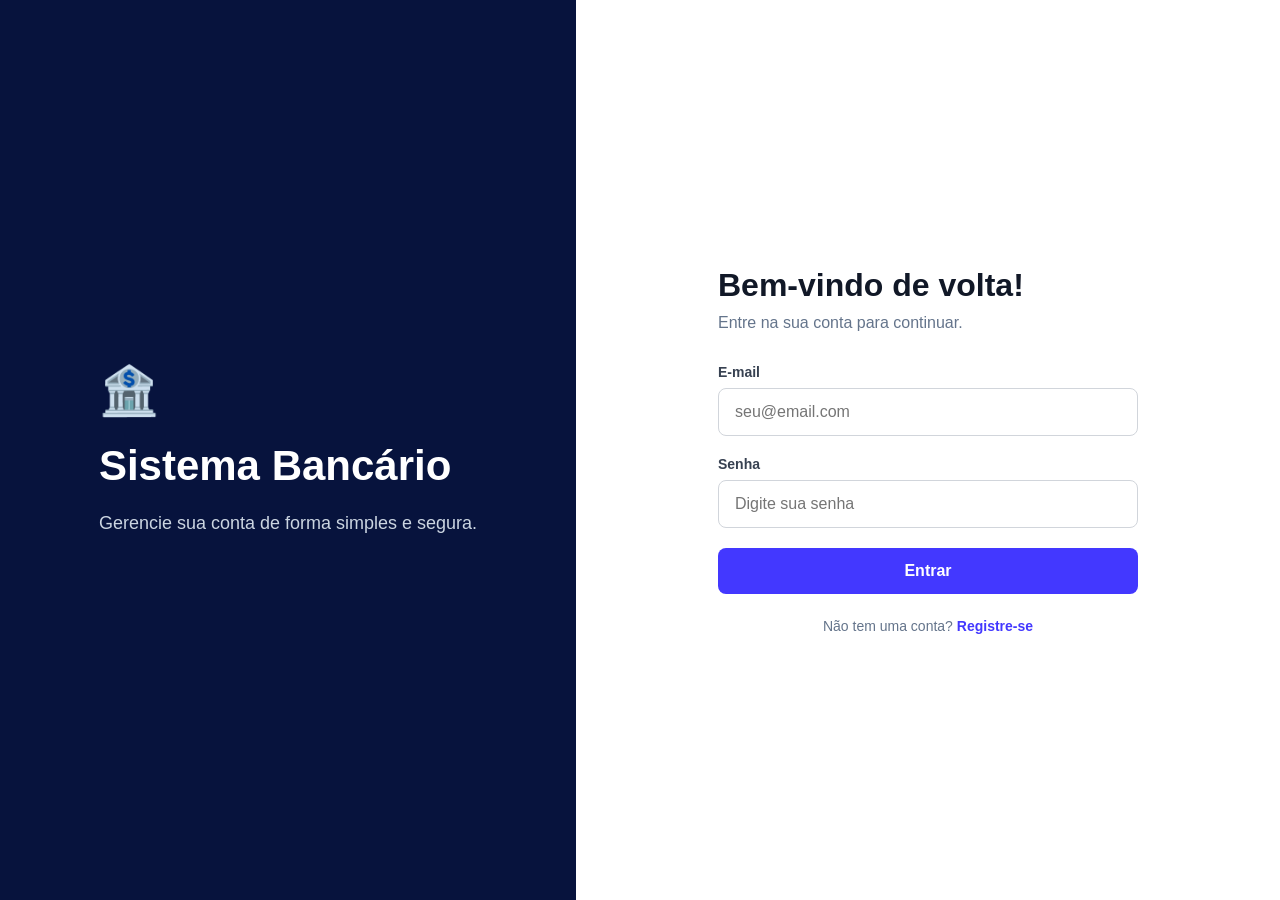
<file: index.html>
<!DOCTYPE html>
<html lang="pt-BR">

<head>
    <meta charset="UTF-8">
    <meta name="viewport" content="width=device-width, initial-scale=1.0">

    <title>Sistema Bancário Simplificado</title>

    <link rel="stylesheet" href="css/style.css">
</head>

<body>

<main class="login-container">

    <!-- Lado esquerdo -->
    <section class="login-brand">

        <div class="brand-content">

            <div class="brand-icon">
                🏦
            </div>

            <h1>Sistema Bancário</h1>

            <p>
                Gerencie sua conta de forma simples e segura.
            </p>

        </div>

    </section>


    <!-- Lado direito -->
    <section class="login-form-section">

        <div class="login-form-container">

            <div class="login-header">

                <h2>Bem-vindo de volta!</h2>

                <p>
                    Entre na sua conta para continuar.
                </p>

            </div>

            <form id="login-form">

                <div class="form-group">
                    <label for="email">E-mail</label>

                    <input
                            type="email"
                            id="email"
                            placeholder="seu@email.com"
                            required
                    >
                </div>

                <div class="form-group">
                    <label for="password">Senha</label>

                    <input
                            type="password"
                            id="password"
                            placeholder="Digite sua senha"
                            required
                    >
                </div>

                <button type="submit" class="login-button">
                    Entrar
                </button>

            </form>

            <p id="login-error"></p>

            <p class="register-text">
                Não tem uma conta?
                <a href="register.html">Registre-se</a>
            </p>
        </div>

    </section>

</main>

<script src="js/config.js?v=1.0.1"></script>
<script src="js/auth.js?v=1.0.1"></script>

</body>

</html>
</file>
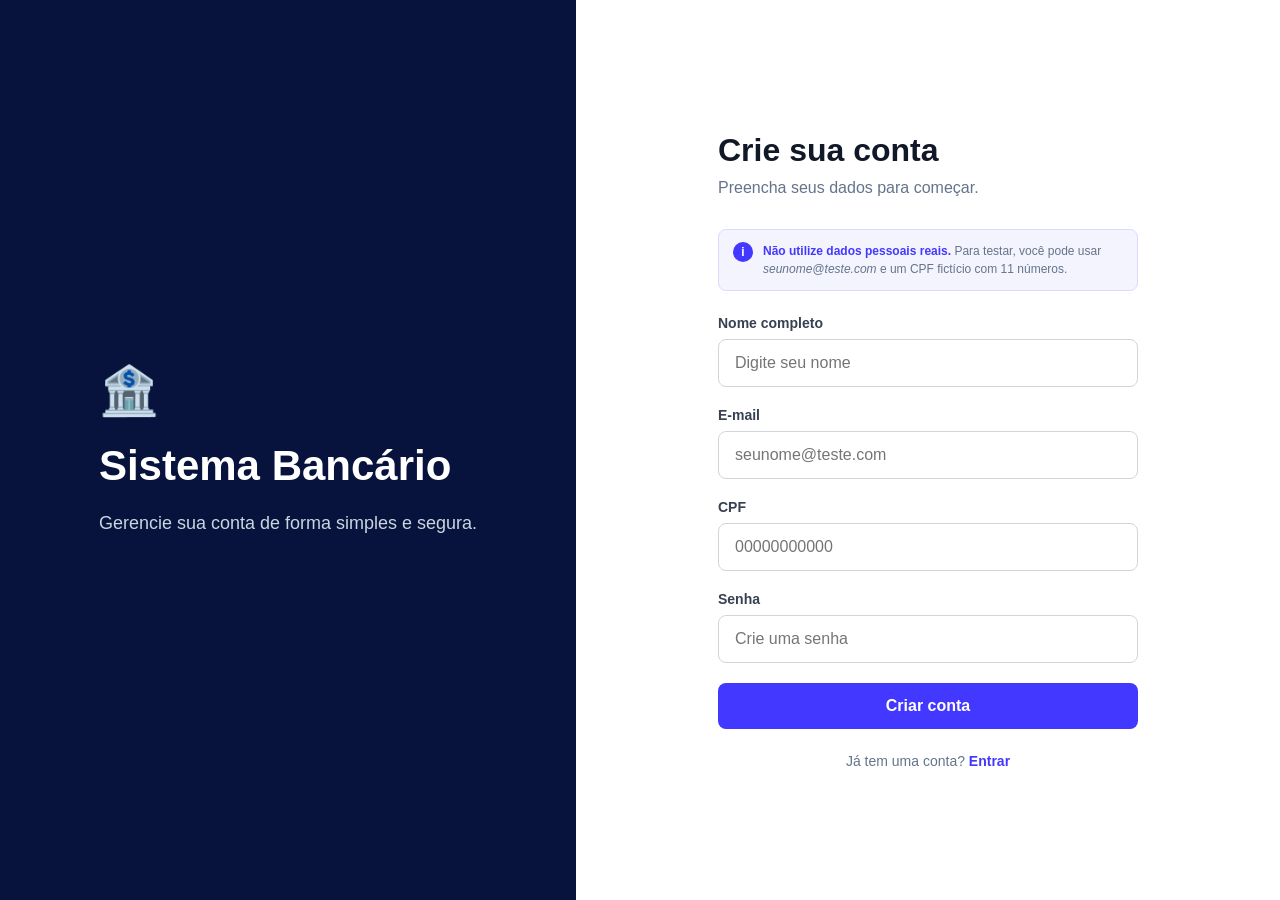
<file: register.html>
<!DOCTYPE html>
<html lang="pt-BR">

<head>
    <meta charset="UTF-8">
    <meta name="viewport" content="width=device-width, initial-scale=1.0">

    <title>Cadastro | Sistema Bancário Simplificado</title>

    <link rel="stylesheet" href="css/style.css">
</head>

<body>

<main class="login-container">

    <!-- LADO ESQUERDO -->
    <section class="login-brand">

        <div class="brand-content">

            <div class="brand-icon">
                🏦
            </div>

            <h1>Sistema Bancário</h1>

            <p>
                Gerencie sua conta de forma simples e segura.
            </p>

        </div>

    </section>


    <!-- LADO DIREITO -->
    <section class="login-form-section">

        <div class="login-form-container">

            <!-- HEADER -->
            <div class="login-header">

                <h2>Crie sua conta</h2>

                <p>
                    Preencha seus dados para começar.
                </p>

            </div>


            <!-- AVISO -->
            <div class="test-info">

                <span class="test-info-icon">
                    i
                </span>

                <p>
                    <strong> Não utilize dados pessoais reais. </strong>
                    Para testar, você pode usar
                    <i>seunome@teste.com</i>
                    e um CPF fictício com 11 números.
                </p>

            </div>


            <!-- FORMULÁRIO -->
            <form id="register-form">

                <div class="form-group">

                    <label for="name">
                        Nome completo
                    </label>

                    <input
                            type="text"
                            id="name"
                            placeholder="Digite seu nome"
                            required
                    >

                </div>


                <div class="form-group">

                    <label for="email">
                        E-mail
                    </label>

                    <input
                            type="email"
                            id="email"
                            placeholder="seunome@teste.com"
                            required
                    >

                </div>


                <div class="form-group">

                    <label for="cpf">
                        CPF
                    </label>

                    <input
                            type="text"
                            id="cpf"
                            placeholder="00000000000"
                            required
                    >

                </div>


                <div class="form-group">

                    <label for="password">
                        Senha
                    </label>

                    <input
                            type="password"
                            id="password"
                            placeholder="Crie uma senha"
                            required
                    >

                </div>


                <button type="submit" class="login-button">
                    Criar conta
                </button>

            </form>
            <p id="register-message"></p>


            <p class="register-text">
                Já tem uma conta?
                <a href="index.html">Entrar</a>
            </p>

        </div>

    </section>

</main>
<script src="js/config.js?v=1.0.1"></script>
<script src="js/auth.js?v=1.0.1"></script>
</body>

</html>
</file>
<file: css/style.css>
* {
    margin: 0;
    padding: 0;
    box-sizing: border-box;
}

body {
    font-family: Arial, sans-serif;
    background-color: #f8f9fc;
    color: #111827;
}

.login-container {
    min-height: 100vh;
    display: flex;
}


/* LADO ESQUERDO */

.login-brand {
    width: 45%;
    background-color: #07133d;

    display: flex;
    align-items: center;
    justify-content: center;

    padding: 40px;
}

.brand-content {
    max-width: 420px;
    color: white;
}

.brand-icon {
    font-size: 48px;
    margin-bottom: 24px;
}

.brand-content h1 {
    font-size: 42px;
    line-height: 1.1;
    margin-bottom: 20px;
}

.brand-content p {
    font-size: 18px;
    line-height: 1.6;
    color: #cbd5e1;
}


/* LADO DIREITO */

.login-form-section {
    width: 55%;
    background-color: white;

    display: flex;
    align-items: center;
    justify-content: center;

    padding: 40px;
}

.login-form-container {
    width: 100%;
    max-width: 420px;
}

.login-header {
    margin-bottom: 32px;
}

.login-header h2 {
    font-size: 32px;
    margin-bottom: 10px;
    color: #111827;
}

.login-header p {
    color: #64748b;
    font-size: 16px;
}


/* FORMULÁRIO */

.form-group {
    display: flex;
    flex-direction: column;
    margin-bottom: 20px;
}

.form-group label {
    margin-bottom: 8px;

    font-size: 14px;
    font-weight: 600;

    color: #374151;
}

.form-group input {
    width: 100%;

    padding: 14px 16px;

    border: 1px solid #d1d5db;
    border-radius: 8px;

    font-size: 16px;

    outline: none;

    transition: border-color 0.2s;
}

.form-group input:focus {
    border-color: #4338ff;
}


/* BOTÃO */

.login-button {
    width: 100%;

    border: none;
    border-radius: 8px;

    padding: 14px;

    background-color: #4338ff;
    color: white;

    font-size: 16px;
    font-weight: 600;

    cursor: pointer;

    transition: background-color 0.2s;
}

.login-button:hover {
    background-color: #3730d9;
}

/* ERRO DE LOGIN */

#login-error {
    margin-top: 16px;

    color: #dc2626;

    font-size: 14px;
    text-align: center;
}


/* REGISTER */

.register-text {
    margin-top: 24px;

    text-align: center;

    font-size: 14px;

    color: #64748b;
}

.register-text a {
    color: #4338ff;

    font-weight: 600;

    text-decoration: none;
}

.register-text a:hover {
    text-decoration: underline;
}


/* TEST INFORMATION */

.test-info {
    display: flex;
    align-items: flex-start;

    gap: 10px;

    padding: 12px 14px;

    margin-bottom: 24px;

    background-color: #f4f4ff;

    border: 1px solid #dddafe;
    border-radius: 8px;
}

.test-info-icon {
    width: 20px;
    height: 20px;

    flex-shrink: 0;

    display: flex;
    align-items: center;
    justify-content: center;

    border-radius: 50%;

    background-color: #4338ff;
    color: white;

    font-size: 12px;
    font-weight: 600;
}

.test-info p {
    color: #64748b;

    font-size: 12px;
    line-height: 1.5;
}

.test-info strong {
    color: #4338ff;
    font-weight: 600;
}


/* RESPONSIVO */

@media (max-width: 768px) {

    .login-container {
        flex-direction: column;
    }

    .login-brand,
    .login-form-section {
        width: 100%;
    }

    .login-brand {
        min-height: 280px;
    }

    .login-form-section {
        flex: 1;
    }

    .brand-content h1 {
        font-size: 34px;
    }
}
</file>
